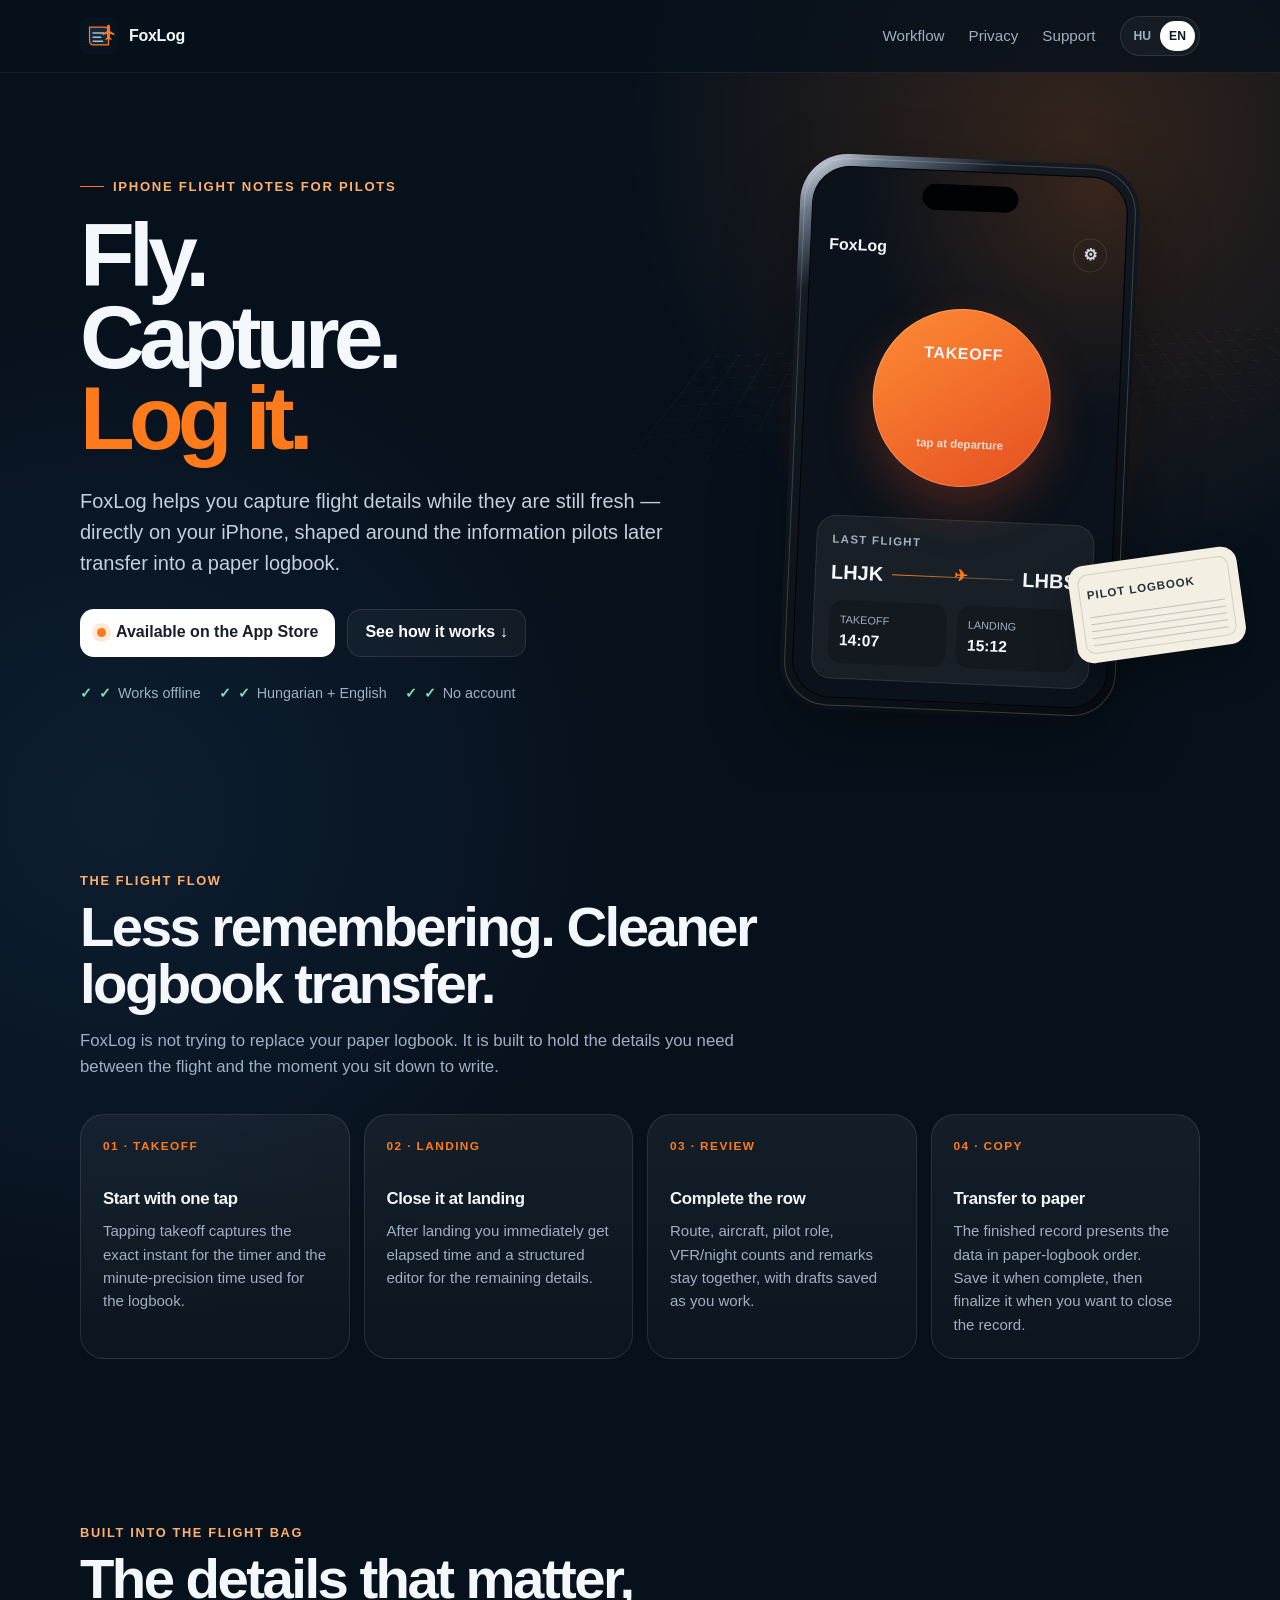
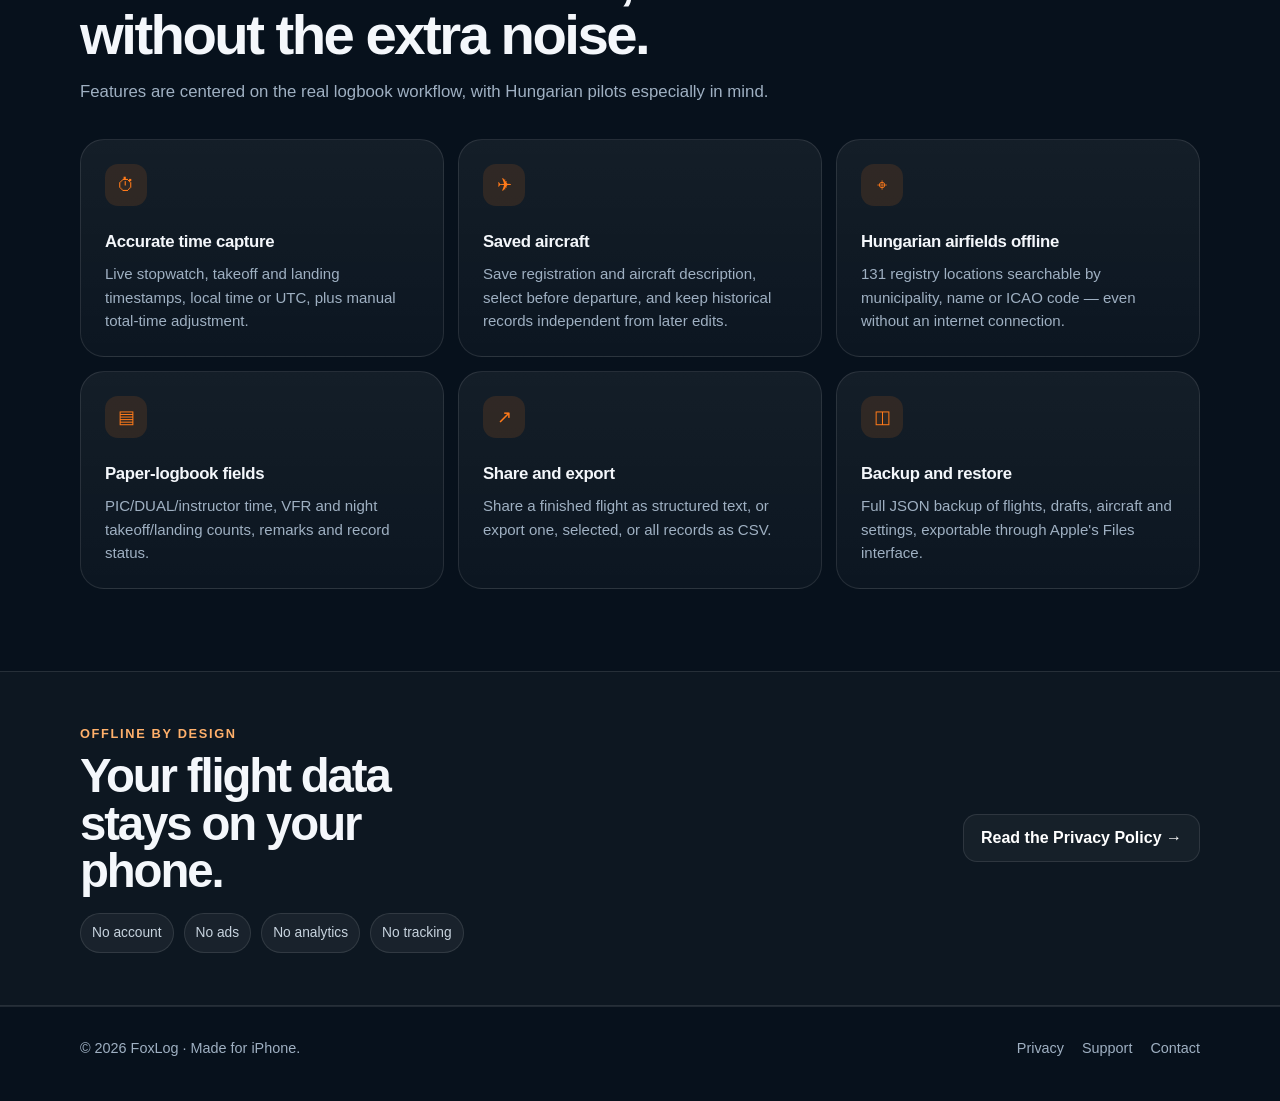
<file: index.html>
<!doctype html>
<html lang="en" data-language="en">
<head>
  <meta charset="utf-8">
  <meta name="viewport" content="width=device-width, initial-scale=1">
  <meta name="theme-color" content="#07111c">
  <meta name="description" content="FoxLog is an offline iPhone flight-note companion for pilots who transfer flights into a paper logbook. Available on the App Store.">
  <title>FoxLog — Flight notes, ready for your paper logbook</title>
  <link rel="icon" href="favicon.svg" type="image/svg+xml">
  <link rel="stylesheet" href="styles.css?v=3">
  <script defer src="site.js?v=4"></script>
</head>
<body>
<header class="site-header">
  <div class="wrap nav">
    <a class="brand" href="index.html" aria-label="FoxLog home"><img class="brand-mark" src="favicon.svg" alt=""><span>FoxLog</span></a>
    <nav class="nav-links" aria-label="Primary navigation">
      <a href="#workflow"><span data-lang="hu">Működés</span><span data-lang="en">Workflow</span></a>
      <a href="privacy.html"><span data-lang="hu">Adatvédelem</span><span data-lang="en">Privacy</span></a>
      <a href="support.html"><span data-lang="hu">Támogatás</span><span data-lang="en">Support</span></a>
      <span class="lang-switch" aria-label="Language"><button type="button" data-language-button="hu">HU</button><button type="button" data-language-button="en">EN</button></span>
    </nav>
  </div>
</header>

<main>
<section class="hero">
  <div class="wrap hero-grid">
    <div>
      <div class="eyebrow"><span data-lang="hu">iPhone-os repülési jegyzet pilótáknak</span><span data-lang="en">iPhone flight notes for pilots</span></div>
      <div data-lang="hu"><h1>Repülj. Rögzítsd. <span class="accent">Írd át.</span></h1><p class="lede">A FoxLog segít a repülés adatait akkor rögzíteni, amikor még frissek — közvetlenül az iPhone-odon, a magyar papír alapú pilótanapló logikájához igazítva.</p></div>
      <div data-lang="en"><h1>Fly. Capture. <span class="accent">Log it.</span></h1><p class="lede">FoxLog helps you capture flight details while they are still fresh — directly on your iPhone, shaped around the information pilots later transfer into a paper logbook.</p></div>
      <div class="hero-actions">
        <a class="badge" href="https://apps.apple.com/app/id6815255650" aria-label="FoxLog on the App Store"><span class="dot"></span><span data-lang="hu">Elérhető az App Store-ban</span><span data-lang="en">Available on the App Store</span></a>
        <a class="button-link" href="#workflow"><span data-lang="hu">Így működik ↓</span><span data-lang="en">See how it works ↓</span></a>
      </div>
      <div class="meta-row">
        <span><span data-lang="hu">Offline működés</span><span data-lang="en">Works offline</span></span>
        <span><span data-lang="hu">Magyar + angol</span><span data-lang="en">Hungarian + English</span></span>
        <span><span data-lang="hu">Nincs fiók</span><span data-lang="en">No account</span></span>
      </div>
    </div>

    <div class="phone-stage" aria-label="FoxLog flight capture illustration">
      <div class="phone"><div class="screen">
        <div class="dynamic-island"></div>
        <div class="appbar"><span>FoxLog</span><span class="gear">⚙</span></div>
        <div class="takeoff-wrap"><div class="takeoff-button">TAKEOFF<small>tap at departure</small></div></div>
        <div class="mini-card">
          <div class="mini-title">Last flight</div>
          <div class="route"><span>LHJK</span><span class="line"></span><span>LHBS</span></div>
          <div class="flight-stats"><div class="stat"><span>TAKEOFF</span><strong>14:07</strong></div><div class="stat"><span>LANDING</span><strong>15:12</strong></div></div>
        </div>
      </div></div>
      <div class="paper-tag" aria-hidden="true"><b>Pilot logbook</b><div class="paper-lines"><i></i><i></i><i></i><i></i><i></i></div></div>
    </div>
  </div>
</section>

<section id="workflow" class="section">
  <div class="wrap">
    <div class="section-header">
      <div class="section-kicker"><span data-lang="hu">A repülés menete</span><span data-lang="en">The flight flow</span></div>
      <div data-lang="hu"><h2>Kevesebb emlékezés. Pontosabb átírás.</h2><p>A FoxLog nem akarja lecserélni a papír naplódat. Arra készült, hogy a szükséges adatokat rendezve fogja meg két repülés között.</p></div>
      <div data-lang="en"><h2>Less remembering. Cleaner logbook transfer.</h2><p>FoxLog is not trying to replace your paper logbook. It is built to hold the details you need between the flight and the moment you sit down to write.</p></div>
    </div>
    <div class="steps">
      <article class="step"><div class="step-num">01 · TAKEOFF</div><h3><span data-lang="hu">Indítsd el egy érintéssel</span><span data-lang="en">Start with one tap</span></h3><p><span data-lang="hu">A felszállás érintése elmenti a pontos pillanatot a stopperhez és a percpontos időt a naplóhoz.</span><span data-lang="en">Tapping takeoff captures the exact instant for the timer and the minute-precision time used for the logbook.</span></p></article>
      <article class="step"><div class="step-num">02 · LANDING</div><h3><span data-lang="hu">Érkezéskor zárd le</span><span data-lang="en">Close it at landing</span></h3><p><span data-lang="hu">A leszállás után azonnal megkapod a repülési időt és megnyílik a rendezett adatbeviteli folyamat.</span><span data-lang="en">After landing you immediately get elapsed time and a structured editor for the remaining details.</span></p></article>
      <article class="step"><div class="step-num">03 · REVIEW</div><h3><span data-lang="hu">Egészítsd ki a sorodat</span><span data-lang="en">Complete the row</span></h3><p><span data-lang="hu">Útvonal, gép, pilóta szerep, VFR/éjszakai számok, megjegyzés — egy helyen, piszkozatként automatikusan mentve.</span><span data-lang="en">Route, aircraft, pilot role, VFR/night counts and remarks stay together, with drafts saved as you work.</span></p></article>
      <article class="step"><div class="step-num">04 · COPY</div><h3><span data-lang="hu">Másold át papírra</span><span data-lang="en">Transfer to paper</span></h3><p><span data-lang="hu">A kész bejegyzés a napló oszlopsorrendjéhez igazodva mutatja az adatokat. Mentsd el, majd véglegesítsd, amikor le akarod zárni.</span><span data-lang="en">The finished record presents the data in paper-logbook order. Save it when complete, then finalize it when you want to close the record.</span></p></article>
    </div>
  </div>
</section>

<section class="section">
  <div class="wrap">
    <div class="section-header">
      <div class="section-kicker"><span data-lang="hu">Amit magaddal viszel</span><span data-lang="en">Built into the flight bag</span></div>
      <div data-lang="hu"><h2>A fontos részletek, nem a felesleges zaj.</h2><p>A funkciók a valós naplózási munkafolyamat köré épülnek, különösen magyar pilóták számára.</p></div>
      <div data-lang="en"><h2>The details that matter, without the extra noise.</h2><p>Features are centered on the real logbook workflow, with Hungarian pilots especially in mind.</p></div>
    </div>
    <div class="feature-grid">
      <article class="feature"><div class="feature-icon">⏱</div><h3><span data-lang="hu">Pontos időrögzítés</span><span data-lang="en">Accurate time capture</span></h3><p><span data-lang="hu">Élő stopper, külön felszállási és leszállási idő, helyi idő vagy UTC, kézi teljesidő-korrekcióval.</span><span data-lang="en">Live stopwatch, takeoff and landing timestamps, local time or UTC, plus manual total-time adjustment.</span></p></article>
      <article class="feature"><div class="feature-icon">✈</div><h3><span data-lang="hu">Mentett repülőgépek</span><span data-lang="en">Saved aircraft</span></h3><p><span data-lang="hu">Mentsd el a lajstromot és típust, majd válaszd ki indulás előtt. A régi bejegyzések saját pillanatképet őriznek.</span><span data-lang="en">Save registration and aircraft description, select before departure, and keep historical records independent from later edits.</span></p></article>
      <article class="feature"><div class="feature-icon">⌖</div><h3><span data-lang="hu">Magyar repülőterek offline</span><span data-lang="en">Hungarian airfields offline</span></h3><p><span data-lang="hu">131 nyilvántartott hely kereshető település, név vagy ICAO-kód alapján — internet nélkül is.</span><span data-lang="en">131 registry locations searchable by municipality, name or ICAO code — even without an internet connection.</span></p></article>
      <article class="feature"><div class="feature-icon">▤</div><h3><span data-lang="hu">Papírnaplóhoz igazított adatok</span><span data-lang="en">Paper-logbook fields</span></h3><p><span data-lang="hu">PIC/DUAL/oktatói idők, VFR és éjszakai fel- és leszállások, megjegyzések és bejegyzésállapot.</span><span data-lang="en">PIC/DUAL/instructor time, VFR and night takeoff/landing counts, remarks and record status.</span></p></article>
      <article class="feature"><div class="feature-icon">↗</div><h3><span data-lang="hu">Megosztás és CSV</span><span data-lang="en">Share and export</span></h3><p><span data-lang="hu">Oszd meg a kész repülést rendezett szövegként, vagy exportálj egyetlen, kiválasztott vagy minden bejegyzést CSV-be.</span><span data-lang="en">Share a finished flight as structured text, or export one, selected, or all records as CSV.</span></p></article>
      <article class="feature"><div class="feature-icon">◫</div><h3><span data-lang="hu">Biztonsági mentés és visszaállítás</span><span data-lang="en">Backup and restore</span></h3><p><span data-lang="hu">Teljes JSON mentés a repülésekről, piszkozatokról, gépekről és beállításokról, exportálható a Fájlok alkalmazásba.</span><span data-lang="en">Full JSON backup of flights, drafts, aircraft and settings, exportable through Apple's Files interface.</span></p></article>
    </div>
  </div>
</section>

<section class="privacy-strip">
  <div class="wrap privacy-inner">
    <div>
      <div class="section-kicker"><span data-lang="hu">Offline az alapoktól</span><span data-lang="en">Offline by design</span></div>
      <div data-lang="hu"><h2>A repülési adataid a telefonodon maradnak.</h2><div class="privacy-points"><span>Nincs fiók</span><span>Nincs reklám</span><span>Nincs analitika</span><span>Nincs követés</span></div></div>
      <div data-lang="en"><h2>Your flight data stays on your phone.</h2><div class="privacy-points"><span>No account</span><span>No ads</span><span>No analytics</span><span>No tracking</span></div></div>
    </div>
    <a class="button-link" href="privacy.html"><span data-lang="hu">Adatvédelmi tájékoztató →</span><span data-lang="en">Read the Privacy Policy →</span></a>
  </div>
</section>
</main>

<footer class="site-footer"><div class="wrap footer-row"><span>© 2026 FoxLog · <span data-lang="hu">iPhone-ra tervezve.</span><span data-lang="en">Made for iPhone.</span></span><div class="footer-links"><a href="privacy.html"><span data-lang="hu">Adatvédelem</span><span data-lang="en">Privacy</span></a><a href="support.html"><span data-lang="hu">Támogatás</span><span data-lang="en">Support</span></a><a href="mailto:kovacs.benjamin.mark99@gmail.com">Contact</a></div></div></footer>
</body>
</html>
</file>
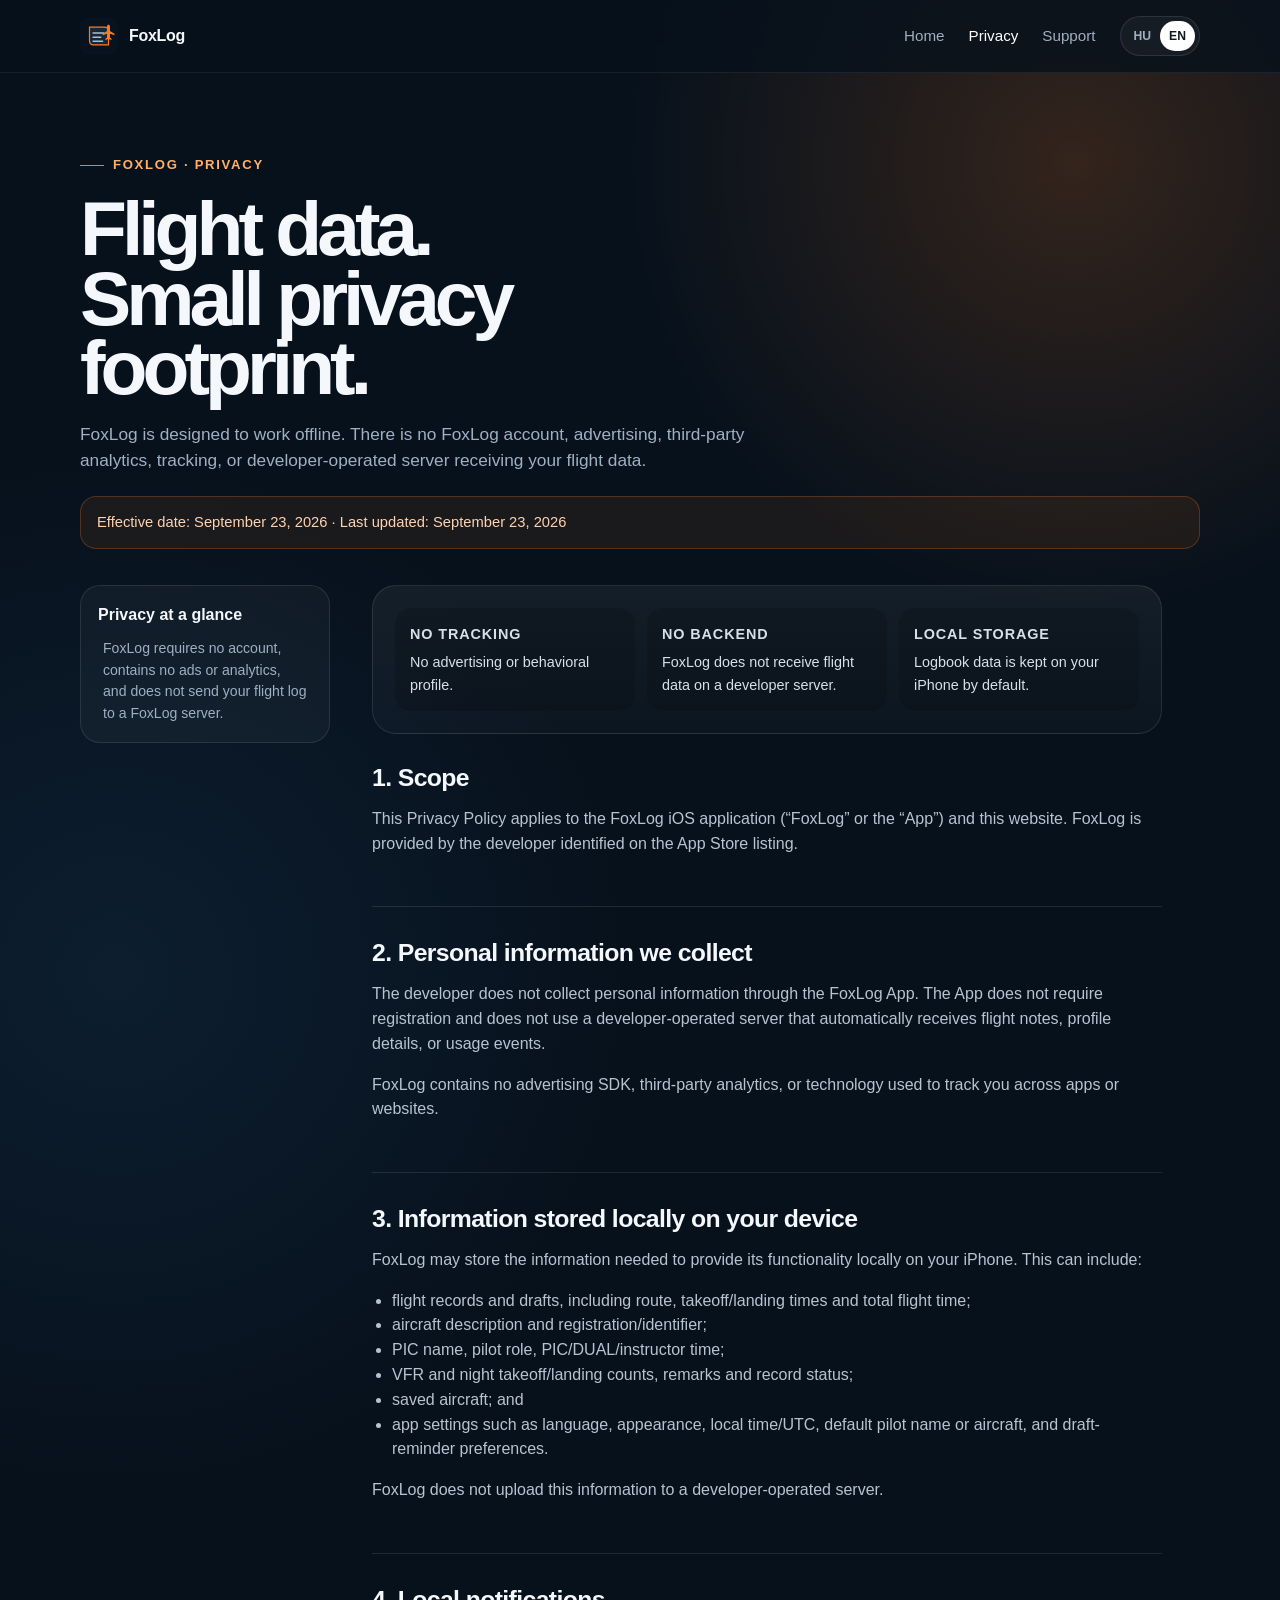
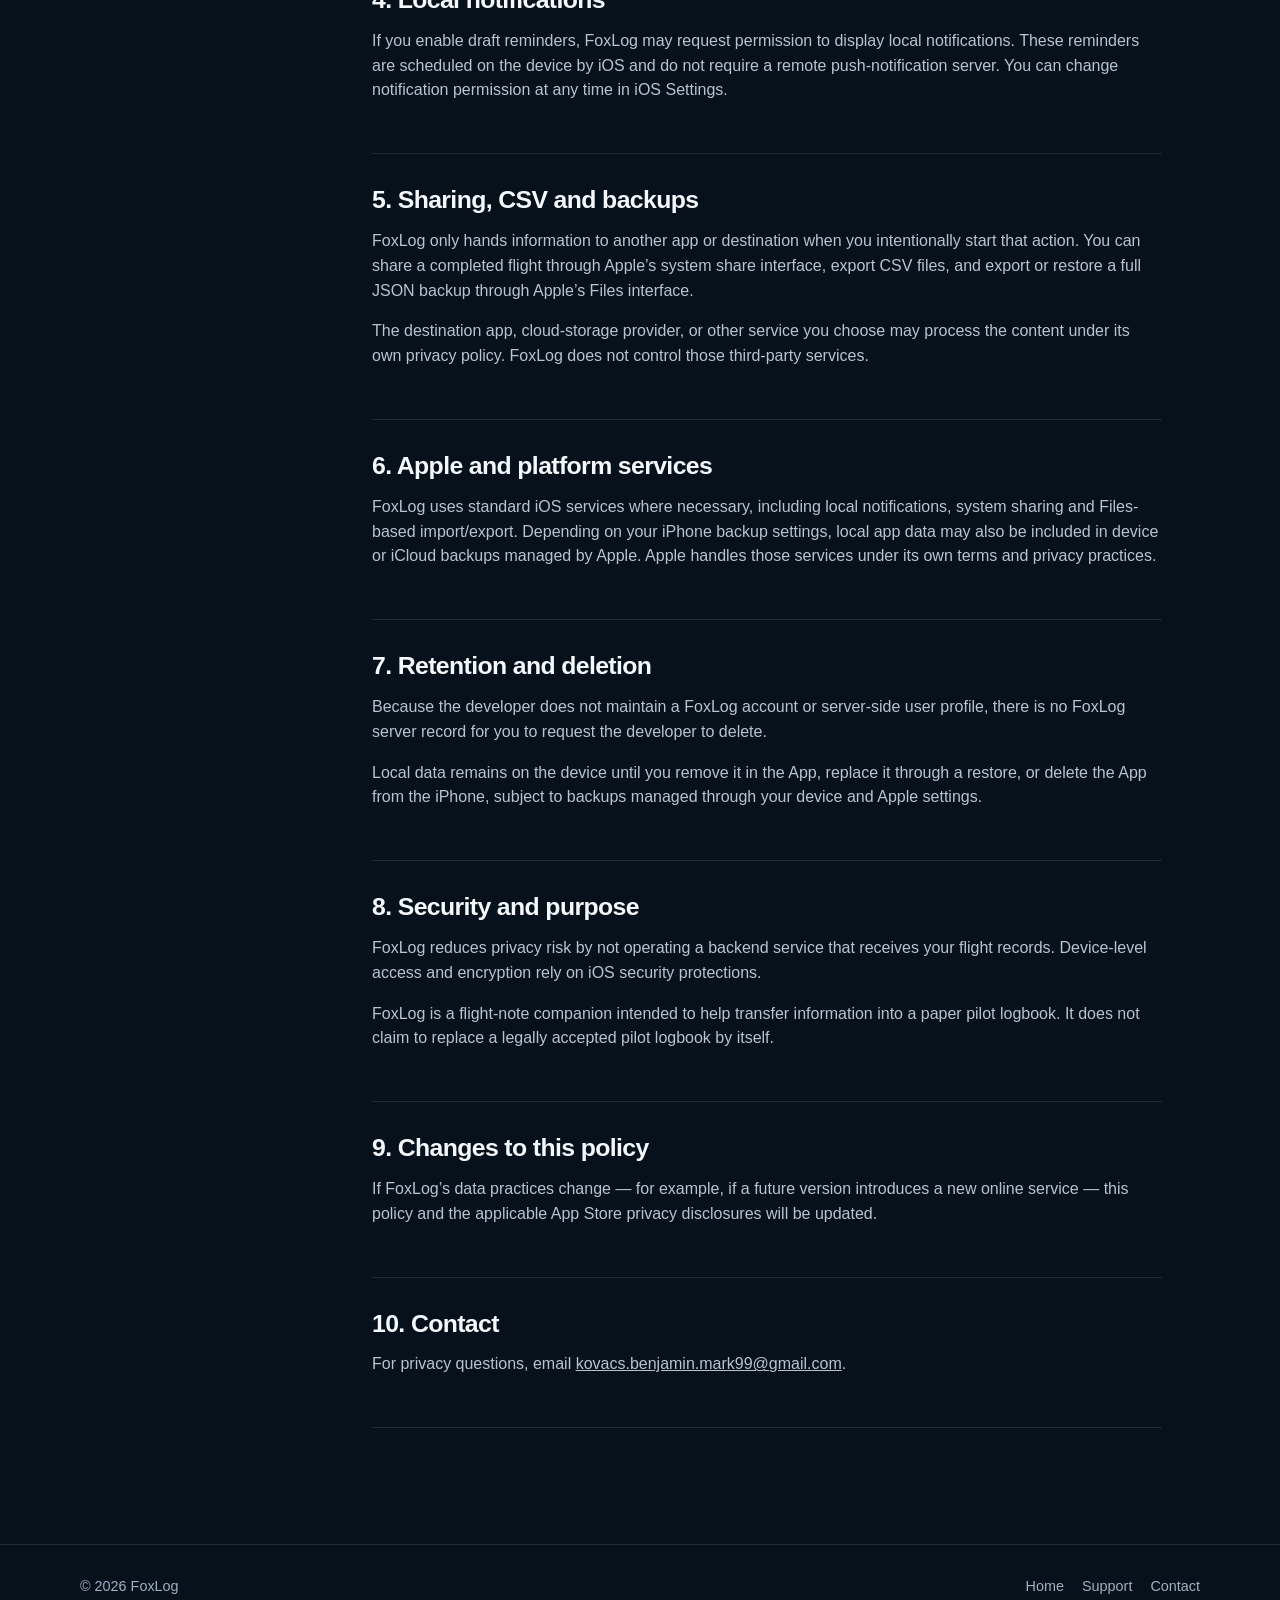
<file: privacy.html>
<!doctype html>
<html lang="en" data-language="en">
<head>
  <meta charset="utf-8">
  <meta name="viewport" content="width=device-width, initial-scale=1">
  <meta name="theme-color" content="#07111c">
  <meta name="description" content="FoxLog Privacy Policy. FoxLog works offline without accounts, ads, analytics, tracking, or a developer-operated backend.">
  <title>Privacy Policy — FoxLog</title>
  <link rel="icon" href="favicon.svg" type="image/svg+xml">
  <link rel="stylesheet" href="styles.css?v=3">
  <script defer src="site.js?v=4"></script>
</head>
<body>
<header class="site-header"><div class="wrap nav"><a class="brand" href="index.html"><img class="brand-mark" src="favicon.svg" alt=""><span>FoxLog</span></a><nav class="nav-links" aria-label="Primary navigation"><a href="index.html"><span data-lang="hu">Kezdőlap</span><span data-lang="en">Home</span></a><a href="privacy.html" aria-current="page"><span data-lang="hu">Adatvédelem</span><span data-lang="en">Privacy</span></a><a href="support.html"><span data-lang="hu">Támogatás</span><span data-lang="en">Support</span></a><span class="lang-switch"><button type="button" data-language-button="hu">HU</button><button type="button" data-language-button="en">EN</button></span></nav></div></header>

<main>
<section class="page-hero"><div class="wrap"><div class="eyebrow">FoxLog · Privacy</div><div data-lang="hu"><h1>Repülési adatok. Kis adatvédelmi lábnyom.</h1><p>A FoxLog offline működésre készült. Nincs FoxLog-fiók, reklám, harmadik féltől származó analitika, követés vagy fejlesztő által üzemeltetett szerver, amely a repülési adataidat fogadná.</p><div class="notice">Hatályos: 2026. szeptember 23. · Utolsó frissítés: 2026. szeptember 23.</div></div><div data-lang="en"><h1>Flight data. Small privacy footprint.</h1><p>FoxLog is designed to work offline. There is no FoxLog account, advertising, third-party analytics, tracking, or developer-operated server receiving your flight data.</p><div class="notice">Effective date: September 23, 2026 · Last updated: September 23, 2026</div></div></div></section>

<div class="wrap policy-layout">
  <aside class="policy-nav" aria-label="Privacy summary">
    <div data-lang="hu"><strong>Adatvédelem röviden</strong><p style="color:var(--muted);font-size:.88rem;margin:10px 5px 0">A FoxLog nem kér fiókot, nem tartalmaz reklámot vagy analitikát, és nem küldi a repülési naplódat FoxLog-szerverre.</p></div>
    <div data-lang="en"><strong>Privacy at a glance</strong><p style="color:var(--muted);font-size:.88rem;margin:10px 5px 0">FoxLog requires no account, contains no ads or analytics, and does not send your flight log to a FoxLog server.</p></div>
  </aside>

  <article class="policy-content">
    <div class="policy-card">
      <div><strong><span data-lang="hu">Nincs követés</span><span data-lang="en">No tracking</span></strong><span><span data-lang="hu">Nincs reklám- vagy viselkedési profil.</span><span data-lang="en">No advertising or behavioral profile.</span></span></div>
      <div><strong><span data-lang="hu">Nincs szerver</span><span data-lang="en">No backend</span></strong><span><span data-lang="hu">A FoxLog nem fogad repülési adatokat saját szerverre.</span><span data-lang="en">FoxLog does not receive flight data on a developer server.</span></span></div>
      <div><strong><span data-lang="hu">Helyi tárolás</span><span data-lang="en">Local storage</span></strong><span><span data-lang="hu">A naplóadatok alapvetően az iPhone-on maradnak.</span><span data-lang="en">Logbook data is kept on your iPhone by default.</span></span></div>
    </div>

    <div data-lang="hu">
      <section><h2>1. Hatály</h2><p>Ez az adatvédelmi tájékoztató a FoxLog iOS alkalmazásra („FoxLog” vagy „Alkalmazás”) és erre a weboldalra vonatkozik. A FoxLogot az App Store-listázásban megjelölt fejlesztő biztosítja.</p></section>
      <section><h2>2. Milyen személyes adatot gyűjtünk?</h2><p>A fejlesztő nem gyűjt személyes adatot a FoxLog alkalmazáson keresztül. Az Alkalmazás nem igényel regisztrációt, és nem használ olyan fejlesztői szervert, amelyre a repülési jegyzetek, profiladatok vagy használati események automatikusan feltöltődnének.</p><p>A FoxLogban nincs reklám SDK, harmadik féltől származó analitika vagy több alkalmazáson/webhelyen átívelő követés.</p></section>
      <section><h2>3. A készüléken helyben tárolt információk</h2><p>A FoxLog a működéséhez szükséges adatokat helyben tárolhatja az iPhone-on. Ezek közé tartozhatnak:</p><ul><li>repülési bejegyzések és piszkozatok, beleértve az útvonalat, felszállási/leszállási időt és teljes repülési időt;</li><li>repülőgép leírás és lajstromjel/azonosító;</li><li>PIC-név, pilóta szerep, PIC/DUAL/oktatói idők;</li><li>VFR és éjszakai fel- és leszállási számok, megjegyzések és a bejegyzés állapota;</li><li>mentett repülőgépek;</li><li>alkalmazásbeállítások, például nyelv, téma, helyi idő/UTC, alapértelmezett pilótanév vagy repülőgép, valamint a piszkozat-emlékeztetők beállítása.</li></ul><p>Ezeket az adatokat a FoxLog nem tölti fel fejlesztő által üzemeltetett szerverre.</p></section>
      <section><h2>4. Helyi értesítések</h2><p>Ha engedélyezed a piszkozat-emlékeztetőket, a FoxLog engedélyt kérhet helyi értesítések megjelenítésére. Ezeket az iOS a készüléken ütemezi; a funkció nem igényel távoli push értesítési szervert. Az engedélyt az iOS Beállításokban bármikor módosíthatod.</p></section>
      <section><h2>5. Megosztás, CSV és biztonsági mentés</h2><p>A FoxLog csak akkor ad át adatot más alkalmazásnak vagy helyre, amikor te ezt kifejezetten elindítod. A kész repülést megoszthatod az Apple rendszermegosztási felületével, CSV-fájlt exportálhatsz, illetve teljes JSON biztonsági mentést menthetsz a Fájlok felületén keresztül.</p><p>Az általad kiválasztott célalkalmazás, felhőtárhely vagy más szolgáltatás a saját adatvédelmi szabályai szerint kezelheti az oda küldött fájlt vagy szöveget. A FoxLog nem irányítja ezeket a külső szolgáltatásokat.</p></section>
      <section><h2>6. Apple és rendszer-szolgáltatások</h2><p>A FoxLog az iOS szabványos rendszerfunkcióit használja, például a helyi értesítéseket, a rendszermegosztást és a Fájlok export/import felületét. Az iPhone általános biztonsági mentési beállításai alapján az alkalmazás helyi adatai Apple által kezelt készülék- vagy iCloud-biztonsági mentés részei lehetnek. Ezeket a funkciókat az Apple a saját feltételei és adatvédelmi gyakorlata szerint kezeli.</p></section>
      <section><h2>7. Megőrzés és törlés</h2><p>Mivel a fejlesztő nem tart fenn FoxLog-fiókot vagy szerveroldali felhasználói profilt, nincs fejlesztői szerveren tárolt FoxLog-adat, amelynek törlését külön kérni kellene.</p><p>A helyi adatok addig maradnak a készüléken, amíg az Alkalmazásban törlöd őket, biztonsági mentést/visszaállítást végzel, vagy eltávolítod az Alkalmazást az iPhone-ról; ez utóbbi az iOS és a készülék biztonsági mentési beállításainak hatálya alá tartozik.</p></section>
      <section><h2>8. Biztonság és cél</h2><p>A FoxLog az adatvédelmi kockázatot azzal csökkenti, hogy nem üzemeltet repülési adatokat fogadó backend szolgáltatást. A készülékszintű hozzáférés és titkosítás az iOS biztonsági mechanizmusaira támaszkodik.</p><p>A FoxLog repülési jegyzetelő segédeszköz a papír alapú pilótanapló kitöltésének támogatására. Nem állítja, hogy önmagában jogilag elfogadott pilótanaplót helyettesít.</p></section>
      <section><h2>9. A tájékoztató változásai</h2><p>Ha a FoxLog adatkezelési gyakorlata változik — például jövőbeli verzió új online szolgáltatást vezet be — frissítjük ezt a tájékoztatót és az alkalmazandó App Store adatvédelmi nyilatkozatokat.</p></section>
      <section><h2>10. Kapcsolat</h2><p>Adatvédelmi kérdés esetén írj ide: <a href="mailto:kovacs.benjamin.mark99@gmail.com">kovacs.benjamin.mark99@gmail.com</a>.</p></section>
    </div>

    <div data-lang="en">
      <section><h2>1. Scope</h2><p>This Privacy Policy applies to the FoxLog iOS application (“FoxLog” or the “App”) and this website. FoxLog is provided by the developer identified on the App Store listing.</p></section>
      <section><h2>2. Personal information we collect</h2><p>The developer does not collect personal information through the FoxLog App. The App does not require registration and does not use a developer-operated server that automatically receives flight notes, profile details, or usage events.</p><p>FoxLog contains no advertising SDK, third-party analytics, or technology used to track you across apps or websites.</p></section>
      <section><h2>3. Information stored locally on your device</h2><p>FoxLog may store the information needed to provide its functionality locally on your iPhone. This can include:</p><ul><li>flight records and drafts, including route, takeoff/landing times and total flight time;</li><li>aircraft description and registration/identifier;</li><li>PIC name, pilot role, PIC/DUAL/instructor time;</li><li>VFR and night takeoff/landing counts, remarks and record status;</li><li>saved aircraft; and</li><li>app settings such as language, appearance, local time/UTC, default pilot name or aircraft, and draft-reminder preferences.</li></ul><p>FoxLog does not upload this information to a developer-operated server.</p></section>
      <section><h2>4. Local notifications</h2><p>If you enable draft reminders, FoxLog may request permission to display local notifications. These reminders are scheduled on the device by iOS and do not require a remote push-notification server. You can change notification permission at any time in iOS Settings.</p></section>
      <section><h2>5. Sharing, CSV and backups</h2><p>FoxLog only hands information to another app or destination when you intentionally start that action. You can share a completed flight through Apple’s system share interface, export CSV files, and export or restore a full JSON backup through Apple’s Files interface.</p><p>The destination app, cloud-storage provider, or other service you choose may process the content under its own privacy policy. FoxLog does not control those third-party services.</p></section>
      <section><h2>6. Apple and platform services</h2><p>FoxLog uses standard iOS services where necessary, including local notifications, system sharing and Files-based import/export. Depending on your iPhone backup settings, local app data may also be included in device or iCloud backups managed by Apple. Apple handles those services under its own terms and privacy practices.</p></section>
      <section><h2>7. Retention and deletion</h2><p>Because the developer does not maintain a FoxLog account or server-side user profile, there is no FoxLog server record for you to request the developer to delete.</p><p>Local data remains on the device until you remove it in the App, replace it through a restore, or delete the App from the iPhone, subject to backups managed through your device and Apple settings.</p></section>
      <section><h2>8. Security and purpose</h2><p>FoxLog reduces privacy risk by not operating a backend service that receives your flight records. Device-level access and encryption rely on iOS security protections.</p><p>FoxLog is a flight-note companion intended to help transfer information into a paper pilot logbook. It does not claim to replace a legally accepted pilot logbook by itself.</p></section>
      <section><h2>9. Changes to this policy</h2><p>If FoxLog’s data practices change — for example, if a future version introduces a new online service — this policy and the applicable App Store privacy disclosures will be updated.</p></section>
      <section><h2>10. Contact</h2><p>For privacy questions, email <a href="mailto:kovacs.benjamin.mark99@gmail.com">kovacs.benjamin.mark99@gmail.com</a>.</p></section>
    </div>
  </article>
</div>
</main>

<footer class="site-footer"><div class="wrap footer-row"><span>© 2026 FoxLog</span><div class="footer-links"><a href="index.html"><span data-lang="hu">Kezdőlap</span><span data-lang="en">Home</span></a><a href="support.html"><span data-lang="hu">Támogatás</span><span data-lang="en">Support</span></a><a href="mailto:kovacs.benjamin.mark99@gmail.com">Contact</a></div></div></footer>
</body>
</html>
</file>
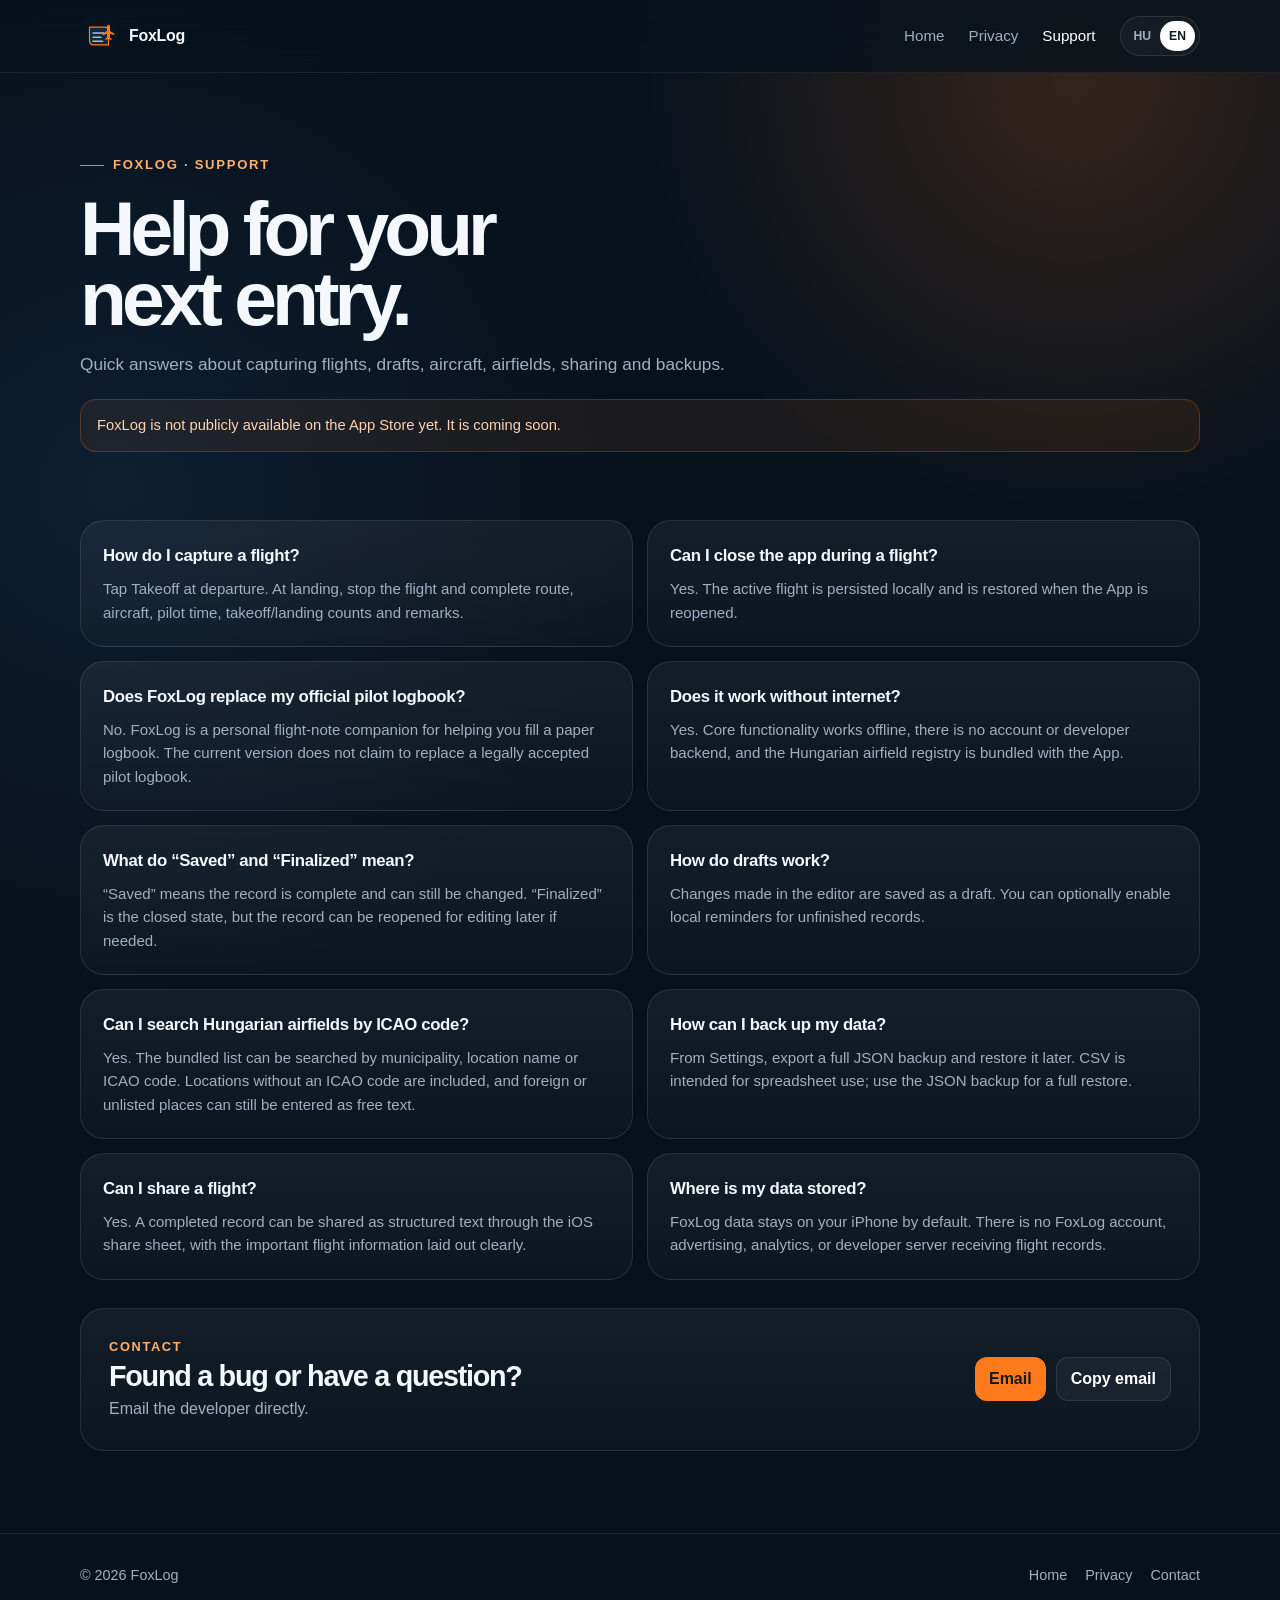
<file: support.html>
<!doctype html>
<html lang="en" data-language="en">
<head>
  <meta charset="utf-8">
  <meta name="viewport" content="width=device-width, initial-scale=1">
  <meta name="theme-color" content="#07111c">
  <meta name="description" content="FoxLog support, common questions, backups, flight capture, and contact information.">
  <title>Support — FoxLog</title>
  <link rel="icon" href="favicon.svg" type="image/svg+xml">
  <link rel="stylesheet" href="styles.css?v=3">
  <script defer src="site.js?v=4"></script>
</head>
<body>
<header class="site-header"><div class="wrap nav"><a class="brand" href="index.html"><img class="brand-mark" src="favicon.svg" alt=""><span>FoxLog</span></a><nav class="nav-links" aria-label="Primary navigation"><a href="index.html"><span data-lang="hu">Kezdőlap</span><span data-lang="en">Home</span></a><a href="privacy.html"><span data-lang="hu">Adatvédelem</span><span data-lang="en">Privacy</span></a><a href="support.html" aria-current="page"><span data-lang="hu">Támogatás</span><span data-lang="en">Support</span></a><span class="lang-switch"><button type="button" data-language-button="hu">HU</button><button type="button" data-language-button="en">EN</button></span></nav></div></header>
<main>
<section class="page-hero"><div class="wrap"><div class="eyebrow">FoxLog · Support</div><div data-lang="hu"><h1>Segítség a következő bejegyzéshez.</h1><p>Gyors válaszok a repülés rögzítéséről, piszkozatokról, repülőgépekről, repülőterekről, megosztásról és biztonsági mentésről.</p><div class="notice">A FoxLog még nem érhető el nyilvánosan az App Store-ban. Hamarosan érkezik.</div></div><div data-lang="en"><h1>Help for your next entry.</h1><p>Quick answers about capturing flights, drafts, aircraft, airfields, sharing and backups.</p><div class="notice">FoxLog is not publicly available on the App Store yet. It is coming soon.</div></div></div></section>

<section class="section" style="padding-top:32px"><div class="wrap">
  <div class="faq-grid">
    <article class="faq"><h3><span data-lang="hu">Hogyan rögzítek egy repülést?</span><span data-lang="en">How do I capture a flight?</span></h3><p><span data-lang="hu">Induláskor érintsd meg a felszállás gombot. Leszálláskor zárd le a repülést, majd egészítsd ki az útvonalat, repülőgépet, pilótaidőket, fel-/leszállási számokat és megjegyzéseket.</span><span data-lang="en">Tap Takeoff at departure. At landing, stop the flight and complete route, aircraft, pilot time, takeoff/landing counts and remarks.</span></p></article>
    <article class="faq"><h3><span data-lang="hu">Bezárhatom az appot repülés közben?</span><span data-lang="en">Can I close the app during a flight?</span></h3><p><span data-lang="hu">Igen. Az aktív repülés helyben mentésre kerül, és az app újranyitásakor visszaáll.</span><span data-lang="en">Yes. The active flight is persisted locally and is restored when the App is reopened.</span></p></article>
    <article class="faq"><h3><span data-lang="hu">A FoxLog helyettesíti a hivatalos pilótanaplót?</span><span data-lang="en">Does FoxLog replace my official pilot logbook?</span></h3><p><span data-lang="hu">Nem. A FoxLog egy személyes jegyzetelő társ a papírnapló kitöltésének támogatására. A jelenlegi verzió nem állítja, hogy jogilag elfogadott pilótanaplót helyettesít.</span><span data-lang="en">No. FoxLog is a personal flight-note companion for helping you fill a paper logbook. The current version does not claim to replace a legally accepted pilot logbook.</span></p></article>
    <article class="faq"><h3><span data-lang="hu">Működik internet nélkül?</span><span data-lang="en">Does it work without internet?</span></h3><p><span data-lang="hu">Igen. A fő funkciók offline működnek, nincs fiók vagy fejlesztői backend, és a magyar repülőtér-adatbázis is az alkalmazás része.</span><span data-lang="en">Yes. Core functionality works offline, there is no account or developer backend, and the Hungarian airfield registry is bundled with the App.</span></p></article>
    <article class="faq"><h3><span data-lang="hu">Mit jelent a „Mentve” és a „Véglegesítve”?</span><span data-lang="en">What do “Saved” and “Finalized” mean?</span></h3><p><span data-lang="hu">A „Mentve” azt jelenti, hogy a bejegyzés elkészült és még módosítható. A „Véglegesítve” lezárt állapot, de szükség esetén később újra megnyitható szerkesztésre.</span><span data-lang="en">“Saved” means the record is complete and can still be changed. “Finalized” is the closed state, but the record can be reopened for editing later if needed.</span></p></article>
    <article class="faq"><h3><span data-lang="hu">Hogyan működnek a piszkozatok?</span><span data-lang="en">How do drafts work?</span></h3><p><span data-lang="hu">A szerkesztés közbeni módosítások automatikusan piszkozatként mentődnek. Opcionális helyi emlékeztetőt is bekapcsolhatsz a befejezetlen bejegyzésekhez.</span><span data-lang="en">Changes made in the editor are saved as a draft. You can optionally enable local reminders for unfinished records.</span></p></article>
    <article class="faq"><h3><span data-lang="hu">Kereshetek magyar repülőteret ICAO-kód alapján?</span><span data-lang="en">Can I search Hungarian airfields by ICAO code?</span></h3><p><span data-lang="hu">Igen. A beépített lista település, helynév vagy ICAO-kód alapján kereshető. Az ICAO-kód nélküli helyek is szerepelnek, és külföldi vagy nem listázott helyszínt szabad szöveggel is megadhatsz.</span><span data-lang="en">Yes. The bundled list can be searched by municipality, location name or ICAO code. Locations without an ICAO code are included, and foreign or unlisted places can still be entered as free text.</span></p></article>
    <article class="faq"><h3><span data-lang="hu">Hogyan menthetem le az adataimat?</span><span data-lang="en">How can I back up my data?</span></h3><p><span data-lang="hu">A Beállításokból teljes JSON biztonsági mentést exportálhatsz, majd később visszaállíthatod. A CSV export táblázatos felhasználásra való; a teljes visszaállításhoz a JSON mentést használd.</span><span data-lang="en">From Settings, export a full JSON backup and restore it later. CSV is intended for spreadsheet use; use the JSON backup for a full restore.</span></p></article>
    <article class="faq"><h3><span data-lang="hu">Megoszthatom egy repülés adatait?</span><span data-lang="en">Can I share a flight?</span></h3><p><span data-lang="hu">Igen. A kész bejegyzést rendezett szövegként megoszthatod az iOS rendszermegosztási lapján keresztül, minden fontos mezővel külön sorban.</span><span data-lang="en">Yes. A completed record can be shared as structured text through the iOS share sheet, with the important flight information laid out clearly.</span></p></article>
    <article class="faq"><h3><span data-lang="hu">Hol vannak az adataim?</span><span data-lang="en">Where is my data stored?</span></h3><p><span data-lang="hu">A FoxLog adatai alapvetően az iPhone-on maradnak. Nincs FoxLog-fiók, reklám, analitika vagy repülési adatokat fogadó fejlesztői szerver.</span><span data-lang="en">FoxLog data stays on your iPhone by default. There is no FoxLog account, advertising, analytics, or developer server receiving flight records.</span></p></article>
  </div>

  <div class="contact-card">
    <div><div class="section-kicker"><span data-lang="hu">Kapcsolat</span><span data-lang="en">Contact</span></div><h2 style="font-size:1.8rem;margin-top:6px"><span data-lang="hu">Hibát találtál vagy kérdésed van?</span><span data-lang="en">Found a bug or have a question?</span></h2><p><span data-lang="hu">Írj közvetlenül a fejlesztőnek.</span><span data-lang="en">Email the developer directly.</span></p></div>
    <div class="email-actions"><a class="email-link" href="mailto:kovacs.benjamin.mark99@gmail.com">Email</a><button class="copy-button" type="button" data-copy-email="kovacs.benjamin.mark99@gmail.com" data-copied-hu="Másolva ✓" data-copied-en="Copied ✓"><span data-lang="hu">Email másolása</span><span data-lang="en">Copy email</span></button></div>
  </div>
</div></section>
</main>
<footer class="site-footer"><div class="wrap footer-row"><span>© 2026 FoxLog</span><div class="footer-links"><a href="index.html"><span data-lang="hu">Kezdőlap</span><span data-lang="en">Home</span></a><a href="privacy.html"><span data-lang="hu">Adatvédelem</span><span data-lang="en">Privacy</span></a><a href="mailto:kovacs.benjamin.mark99@gmail.com">Contact</a></div></div></footer>
</body>
</html>
</file>
<file: styles.css>
:root{--bg:#07111c;--bg2:#0d1d2d;--panel:#10253a;--line:rgba(255,255,255,.1);--text:#f4f7fb;--muted:#9fb0c2;--accent:#ff7a1a;--accent2:#ffb06b;--green:#7ee2b8;--max:1120px}
*{box-sizing:border-box}html{scroll-behavior:smooth}body{margin:0;color:var(--text);background:radial-gradient(circle at 84% 5%,rgba(255,122,26,.18),transparent 28rem),radial-gradient(circle at 9% 30%,rgba(50,110,170,.14),transparent 32rem),var(--bg);font-family:-apple-system,BlinkMacSystemFont,"SF Pro Display","Segoe UI",sans-serif;line-height:1.55;-webkit-font-smoothing:antialiased}a{color:inherit}button{font:inherit}.wrap{width:min(var(--max),calc(100% - 40px));margin:0 auto}
.site-header{position:sticky;top:0;z-index:20;border-bottom:1px solid rgba(255,255,255,.07);background:rgba(7,17,28,.78);backdrop-filter:blur(18px)}.nav{min-height:72px;display:flex;align-items:center;justify-content:space-between;gap:24px}.brand{display:inline-flex;align-items:center;gap:11px;text-decoration:none;font-weight:800;letter-spacing:-.02em}.brand-mark{width:38px;height:38px;flex:none}.nav-links{display:flex;align-items:center;gap:24px;color:var(--muted);font-size:.95rem}.nav-links a{text-decoration:none}.nav-links a:hover,.nav-links a[aria-current=page]{color:#fff}.lang-switch{display:inline-flex;padding:4px;border:1px solid var(--line);background:rgba(255,255,255,.04);border-radius:999px}.lang-switch button{border:0;color:var(--muted);background:transparent;padding:6px 9px;border-radius:999px;cursor:pointer;font-weight:800;font-size:.76rem}.lang-switch button.active{color:#101821;background:#fff}
.hero{position:relative;overflow:hidden;padding:86px 0 74px}.hero:after{content:"";position:absolute;inset:18% -12% auto 52%;height:430px;background-image:linear-gradient(rgba(255,255,255,.045) 1px,transparent 1px),linear-gradient(90deg,rgba(255,255,255,.045) 1px,transparent 1px);background-size:34px 34px;transform:perspective(700px) rotateX(63deg) rotateZ(-8deg);mask-image:linear-gradient(to bottom,#000,transparent 80%);pointer-events:none}.hero-grid{display:grid;grid-template-columns:1.1fr .9fr;align-items:center;gap:54px;position:relative;z-index:1}.eyebrow{display:inline-flex;align-items:center;gap:9px;margin-bottom:18px;color:var(--accent2);font-size:.82rem;font-weight:850;letter-spacing:.13em;text-transform:uppercase}.eyebrow:before{content:"";width:24px;height:1px;background:var(--accent)}h1{margin:0;font-size:clamp(3.2rem,7vw,6.6rem);line-height:.91;letter-spacing:-.065em;max-width:9ch}.accent{color:var(--accent)}.lede{max-width:650px;margin:26px 0 0;color:#c4d0dc;font-size:clamp(1.05rem,2vw,1.25rem)}.hero-actions{display:flex;flex-wrap:wrap;gap:12px;margin-top:30px}.badge,.button-link{display:inline-flex;align-items:center;gap:10px;min-height:48px;padding:0 17px;border-radius:14px;text-decoration:none;font-weight:780}.badge{color:#17202a;background:#fff}.badge .dot{width:9px;height:9px;border-radius:999px;background:var(--accent);box-shadow:0 0 0 5px rgba(255,122,26,.16)}.button-link{color:#fff;border:1px solid var(--line);background:rgba(255,255,255,.04)}.meta-row{display:flex;flex-wrap:wrap;gap:8px 18px;margin-top:25px;color:var(--muted);font-size:.9rem}.meta-row span:before{content:"✓";color:var(--green);margin-right:7px;font-weight:900}
.phone-stage{position:relative;min-height:550px;display:grid;place-items:center}.phone-stage:before{content:"";position:absolute;width:380px;height:380px;border-radius:50%;background:radial-gradient(circle,rgba(255,122,26,.23),rgba(255,122,26,.02) 66%,transparent 71%)}.phone{width:min(340px,90vw);position:relative;padding:12px;border-radius:48px;background:linear-gradient(145deg,#e8edf3 0%,#687586 8%,#141b23 18%,#080c11 100%);box-shadow:0 28px 70px rgba(0,0,0,.34);transform:rotate(2.5deg)}.phone:after{content:"";position:absolute;inset:4px;border:1px solid rgba(255,255,255,.19);border-radius:44px;pointer-events:none}.screen{min-height:520px;border-radius:38px;overflow:hidden;background:radial-gradient(circle at 90% 0,rgba(255,122,26,.19),transparent 40%),#0b121b;border:1px solid #020406;padding:18px}.dynamic-island{width:96px;height:26px;border-radius:999px;background:#010203;margin:-5px auto 22px}.appbar{display:flex;align-items:center;justify-content:space-between;font-weight:800}.gear{width:34px;height:34px;border:1px solid var(--line);border-radius:50%;display:grid;place-items:center;color:#cdd7e1}.takeoff-wrap{display:grid;place-items:center;margin:42px 0 33px}.takeoff-button{width:178px;height:178px;border-radius:50%;display:grid;place-items:center;text-align:center;background:linear-gradient(145deg,#ff8c35,#e44e20);box-shadow:0 22px 48px rgba(231,82,30,.26),inset 0 0 0 1px rgba(255,255,255,.22);font-weight:900;letter-spacing:.04em}.takeoff-button small{display:block;font-size:.72rem;font-weight:700;opacity:.8;margin-top:4px;letter-spacing:0}.mini-card{padding:15px;border-radius:20px;border:1px solid var(--line);background:rgba(255,255,255,.055)}.mini-title{color:var(--muted);font-size:.72rem;text-transform:uppercase;letter-spacing:.11em;font-weight:800}.route{display:flex;align-items:center;gap:9px;font-size:1.25rem;font-weight:900;margin-top:8px}.route .line{height:1px;flex:1;background:linear-gradient(90deg,var(--accent),rgba(255,255,255,.18));position:relative}.route .line:after{content:"✈";position:absolute;right:38%;top:-13px;color:var(--accent);font-size:16px}.flight-stats{display:grid;grid-template-columns:1fr 1fr;gap:10px;margin-top:12px}.stat{padding:11px;border-radius:14px;background:rgba(0,0,0,.18)}.stat span{display:block;color:var(--muted);font-size:.68rem}.stat strong{font-variant-numeric:tabular-nums;font-size:.98rem}.paper-tag{position:absolute;right:-42px;bottom:62px;transform:rotate(-8deg);width:170px;padding:17px;color:#24303b;background:#f4efe3;border-radius:16px;box-shadow:0 18px 40px rgba(0,0,0,.28)}.paper-tag:before{content:"";position:absolute;inset:9px;border:1px solid rgba(46,52,58,.17);border-radius:10px}.paper-tag b{font-size:.72rem;letter-spacing:.08em;text-transform:uppercase}.paper-lines{display:grid;gap:6px;margin-top:10px}.paper-lines i{height:1px;background:rgba(46,52,58,.25);display:block}
.section{padding:82px 0}.section-header{max-width:700px;margin-bottom:34px}.section-kicker{color:var(--accent2);font-size:.8rem;font-weight:850;text-transform:uppercase;letter-spacing:.13em}h2{margin:8px 0 0;font-size:clamp(2.1rem,4.4vw,3.7rem);line-height:1;letter-spacing:-.045em}.section-header p{color:var(--muted);font-size:1.05rem;margin:16px 0 0}.steps{display:grid;grid-template-columns:repeat(4,1fr);gap:14px}.step,.feature,.policy-card,.faq,.contact-card{border:1px solid var(--line);background:linear-gradient(180deg,rgba(255,255,255,.055),rgba(255,255,255,.025));border-radius:24px}.step{padding:22px;min-height:205px}.step-num{color:var(--accent);font-size:.74rem;letter-spacing:.12em;font-weight:900}.step h3,.feature h3,.faq h3{margin:31px 0 7px;font-size:1.05rem;letter-spacing:-.02em}.step p,.feature p,.faq p{margin:0;color:var(--muted);font-size:.94rem}.feature-grid{display:grid;grid-template-columns:repeat(3,1fr);gap:14px}.feature{padding:24px;min-height:190px}.feature-icon{width:42px;height:42px;border-radius:13px;display:grid;place-items:center;background:rgba(255,122,26,.12);color:var(--accent);font-size:1.1rem}.feature h3{margin-top:23px}.privacy-strip{border-block:1px solid var(--line);background:rgba(255,255,255,.025)}.privacy-inner{padding:52px 0;display:grid;grid-template-columns:1fr auto;align-items:center;gap:30px}.privacy-inner h2{font-size:clamp(1.9rem,3.7vw,3rem);max-width:14ch}.privacy-points{display:flex;flex-wrap:wrap;gap:10px;margin-top:19px;color:#c7d3de}.privacy-points span{padding:8px 11px;border-radius:999px;background:rgba(255,255,255,.05);border:1px solid var(--line);font-size:.86rem}
.page-hero{padding:76px 0 36px}.page-hero h1{max-width:12ch;font-size:clamp(2.8rem,6vw,5rem)}.page-hero p{max-width:730px;color:var(--muted);font-size:1.08rem}.policy-layout{display:grid;grid-template-columns:250px minmax(0,1fr);gap:42px;align-items:start;padding-bottom:82px}.policy-nav{position:sticky;top:98px;padding:17px;border:1px solid var(--line);border-radius:20px;background:rgba(255,255,255,.035)}.policy-content{max-width:790px}.policy-content section{padding:0 0 34px;margin:0 0 34px;border-bottom:1px solid var(--line)}.policy-content h2{font-size:1.55rem;letter-spacing:-.025em}.policy-content p,.policy-content li{color:#b7c4d0}.policy-content ul{padding-left:20px}.policy-card{padding:22px;margin-bottom:32px;display:grid;grid-template-columns:repeat(3,1fr);gap:12px}.policy-card div{padding:15px;border-radius:16px;background:rgba(0,0,0,.16)}.policy-card strong{display:block;color:var(--green);font-size:.8rem;letter-spacing:.07em;text-transform:uppercase}.policy-card span{display:block;margin-top:6px;color:#d7e0e8;font-size:.9rem}.faq-grid{display:grid;grid-template-columns:1fr 1fr;gap:14px}.faq{padding:22px}.faq h3{margin:0 0 8px}.contact-card{padding:28px;display:flex;align-items:center;justify-content:space-between;gap:24px;margin-top:28px}.contact-card p{margin:6px 0 0;color:var(--muted)}.email-actions{display:flex;flex-wrap:wrap;gap:10px}.email-link,.copy-button{display:inline-flex;align-items:center;justify-content:center;min-height:44px;padding:0 14px;border-radius:12px;text-decoration:none;font-weight:760}.email-link{background:var(--accent);color:#141a20}.copy-button{border:1px solid var(--line);background:rgba(255,255,255,.045);color:#fff;cursor:pointer}.copy-button.copied{border-color:rgba(126,226,184,.4);color:var(--green)}.notice{padding:14px 16px;border-radius:16px;border:1px solid rgba(255,122,26,.25);background:rgba(255,122,26,.08);color:#ffd2b0;margin-top:22px;font-size:.92rem}.site-footer{border-top:1px solid var(--line);padding:30px 0 42px;color:var(--muted);font-size:.9rem}.footer-row{display:flex;align-items:center;justify-content:space-between;gap:22px}.footer-links{display:flex;flex-wrap:wrap;gap:18px}.footer-links a{text-decoration:none}.footer-links a:hover{color:#fff}html [data-lang]{display:none !important}html[data-language=hu] [data-lang=hu],html[data-language=en] [data-lang=en]{display:revert !important}
@media(max-width:900px){.hero-grid{grid-template-columns:1fr}.hero{padding-top:62px}.phone-stage{min-height:500px}.phone{transform:none}.paper-tag{right:-12px}.steps{grid-template-columns:1fr 1fr}.feature-grid{grid-template-columns:1fr 1fr}.policy-layout{grid-template-columns:1fr}.policy-nav{position:static}.policy-card{grid-template-columns:1fr}}@media(max-width:650px){.wrap{width:min(var(--max),calc(100% - 28px))}.nav{min-height:66px}.nav-links>a{display:none}.hero{padding:52px 0 58px}h1{font-size:clamp(3rem,17vw,4.7rem)}.hero-grid{gap:30px}.phone-stage{min-height:465px}.phone{width:290px}.screen{min-height:455px}.takeoff-wrap{margin:28px 0 23px}.takeoff-button{width:150px;height:150px}.paper-tag{width:145px;right:-4px;bottom:38px}.section{padding:64px 0}.steps,.feature-grid,.faq-grid{grid-template-columns:1fr}.privacy-inner{grid-template-columns:1fr}.contact-card,.footer-row{align-items:flex-start;flex-direction:column}.email-actions{width:100%}.email-link,.copy-button{width:100%}}@media(prefers-reduced-motion:reduce){html{scroll-behavior:auto}}
</file>
